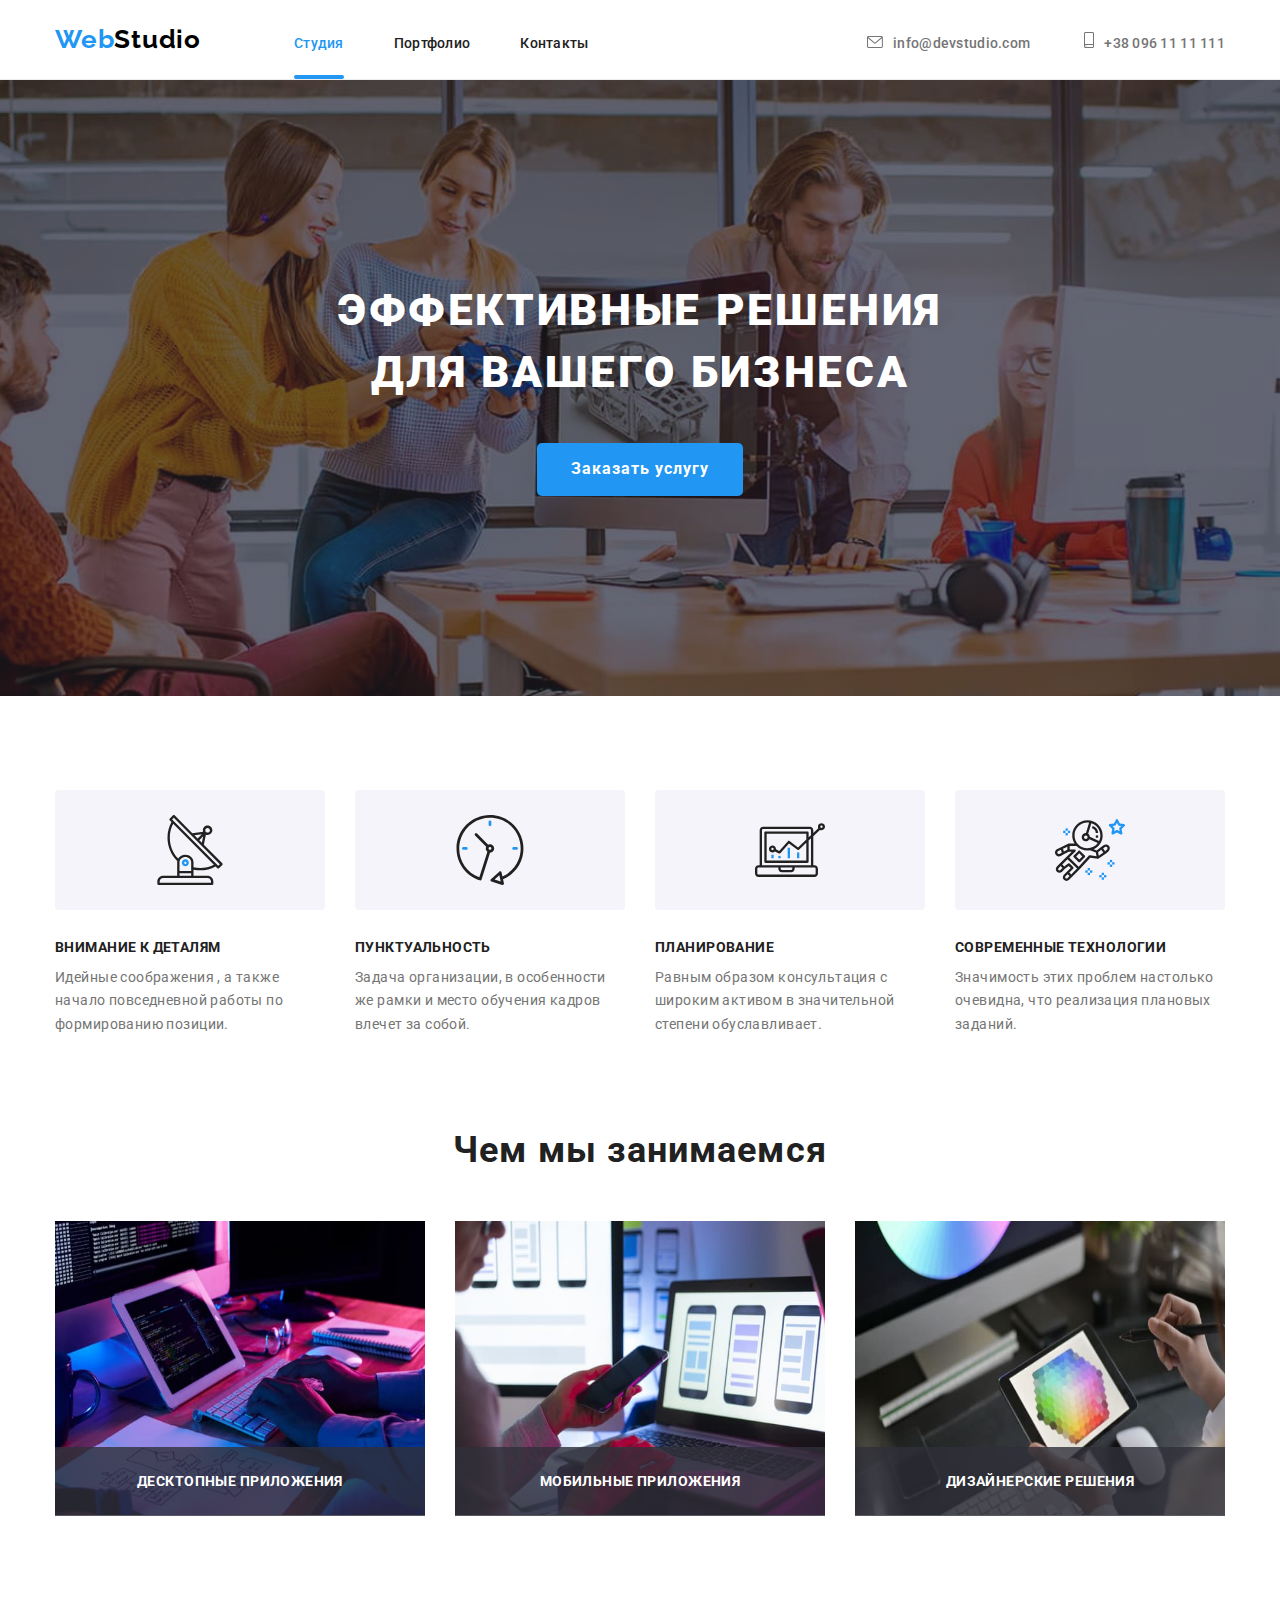
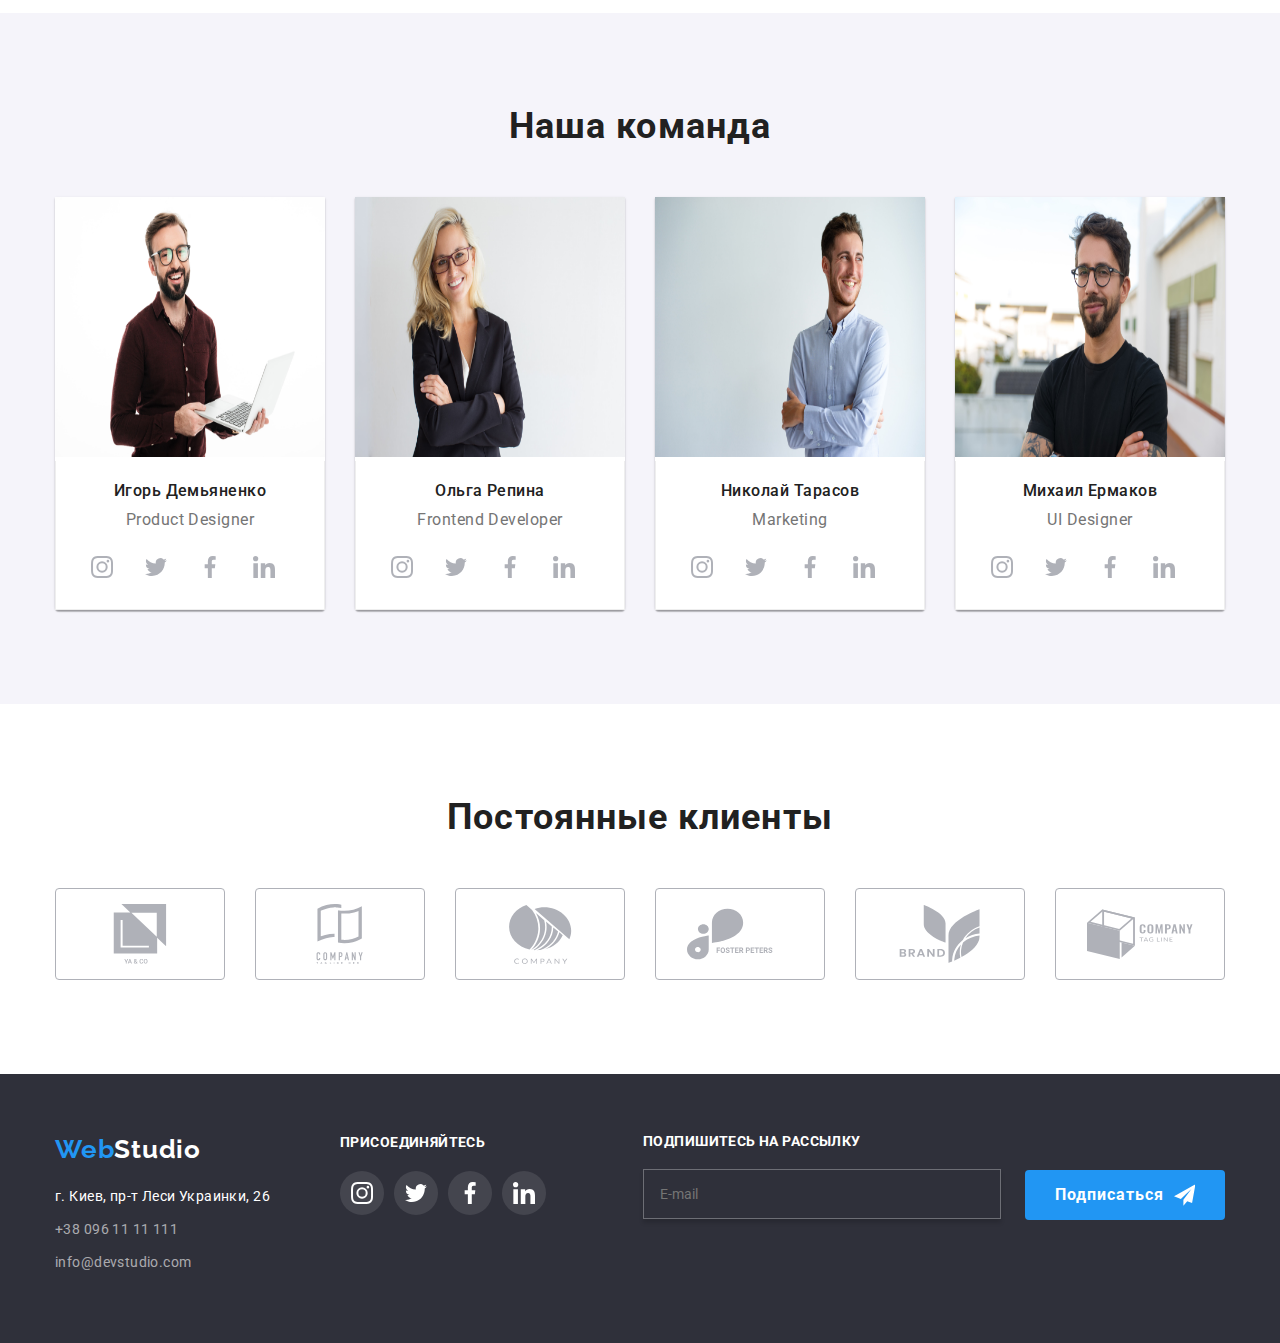
<file: index.html>
<!DOCTYPE html>
<head lang="ru">
<meta charset="UTF-8">
<meta http-equiv="X-UA-Compatible" content="IE=edge">
<meta name="viewport" content="width=device-width, initial-scale=1.0">
<title>WebStudio</title>
<link href="https://fonts.googleapis.com/css2?family=Raleway:wght@700&family=Roboto:wght@400;500;700;900&display=swap"
 rel="stylesheet">
 <link href="https://cdnjs.cloudflare.com/ajax/libs/modern-normalize/1.1.0/modern-normalize.min.css" rel="stylesheet">
<link href="css/main.min.css" rel="stylesheet">
<link href="">
</head>
<body>
    <!--1 квадрат-->
    <header>
        <div class="header-container container">
        <a href="index.html" class="logo" lang="en" ><span class="logo__accent">Web</span>Studio</a>
        <nav class="header__nav ">
            <ul class="pages-list">
                <li class="pages-list__item"><a href="index.html" onclick="return false" class="pages-list__link pages-list__link--now">Студия</a></li>
                <li class="pages-list__item"><a href="portfolio.html" class="pages-list__link">Портфолио</a></li>
                <li class="pages-list__item"><a href="/" class="pages-list__link">Контакты</a></li>
            </ul>
        </nav>
        <div class="contact">
            <a href="mailto:info@devstudio.com" class=" contact__link"><svg width="16" height="12" class="contact__svg"><use href="./images/icons.svg#envelope"></use></svg>info@devstudio.com</a>
            <a href="tel:+380961111111" class=" contact__link"><svg width="10" height="16" class="contact__svg"><use href="./images/icons.svg#smartphone"></use></svg>+38 096 11 11 111</a>
        </div>
        </div>
    </header>
    <!--2 квадрат-->
    <main>
    <section class="service">
        <div class="container">
    <h1 class="service__titele">Эффективные решения для вашего бизнеса</h1>
    <button type="button" data-modal-open class="service__button">Заказать услугу</button>
</div>
    </section >
    <!--3 квадрат 1-я часть-->
    <section class="feature section">
        <div class="container">
        <h2 class="none"> Наши качества</h2>
        <ul class="feature__list">
            <li class="feature__item">
<div class="case"><svg width="70px" height="70px" class="feature__svg">
    <use href="./images/icons.svg#Wi-Fi"></use>
</svg></div>
        <h3 class="feature__name">Внимание к деталям</h3>
        <p class="feature__text">Идейные соображения
            , а также <br>начало повседневной работы по формированию
             позиции.</p></li>
             <li class="feature__item"> 
                <div class="case"><svg width="70px" height="70px" class="feature__svg">
                    <use href="./images/icons.svg#Clock"></use>
                </svg></div>
            <h3 class="feature__name">Пунктуальность</h3>
        <p class="feature__text">Задача организации, 
            в особенности<br> же рамки и место обучения кадров<br> влечет
             за собой.
        </p></li>
        <li class="feature__item">
<div class="case"><svg width="70px" height="70px" class="feature__svg">
    <use href="./images/icons.svg#Compik"></use>
</svg></div>
            <h3 class="feature__name">Планирование</h3>
        <p class="feature__text">Равным образом консультация
            с <br> широким активом в значительной<br>  степени обуславливает.</p></li>
            <li class="feature__item">
<div class="case"><svg width="70px" height="70px" class="feature__svg">
    <use href="./images/icons.svg#Cosmo"></use>
</svg></div>
            <h3 class="feature__name">Современные технологии</h3>
        <p class="feature__text">Значимость этих проблем настолько <br> очевидна, 
            что реализация плановых<br>  заданий.</p></li>
        </ul>
    </div>
    </section>
    <section class="work">
    <div class="container">
    <h2 class="work__titele">Чем мы занимаемся</h2>
    <ul class="work__list">
    <li class="work__item"><img src="images/images-studio/eff34a388bbc6409758a002e5a58c3ca.jpg" 
        alt="programer-working-his-desk-office" width="370" height="294" class="work__image"><p class="work__text">Десктопные приложения</p></li>
    <li class="work__item"><img src="images/images-studio/fe209b7db875477ca0f844823574082d.jpg"
         alt="web-ui-designers-are-developing-application-smartphones-team-creators-is-working-interface-mobile-phones"
    width="370px" height="294px" class="work__image"><p class="work__text">Мобильные приложения</p></li>
    <li class="work__item"><img src="images/images-studio/ff490664ba91f138b9f708e01d65306a.jpg"
         alt="creative-artist-web-design-with-working-colour-selection-graphic-tablet"
    width="370px" height="294px" class="work__image"><p class="work__text">Дизайнерские решения</p></li>
    </div>
</ul>
</div>
    </section>
    <!--2-я часть-->
    <section class="team section">
        <div class="container">
    <h2 class="team__titele">Наша команда</h2>
         <ul class="team__list">
            <li class="team__item"><img src="images/images-studio/01b0562402f9066520924acac0be8dc7.jpg" alt="Фотография" width="270px" height="260px">
        <div class="team__box">
            <h3 class="team__person">Игорь Демьяненко</h3>
            <p class="team__text">Product Designer</p>
            <ul class="icon">
                <li class="icon__item"><a href="/" class="icon__link"><svg width="22px" height="22px"><use href="./images/icons.svg#Instagram"></use></svg></li></a>
                <li class="icon__item"><a href="/" class="icon__link"><svg width="22px" height="22px"><use href="./images/icons.svg#Twitter"></use></svg></li></a>
                <li class="icon__item"><a href="/" class="icon__link"><svg width="22px" height="22px"><use href="./images/icons.svg#Facebook"></use></svg></li></a>
                <li class="icon__item"><a href="/" class="icon__link"><svg width="22px" height="22px"><use href="./images/icons.svg#Linkedin"></use></svg></li></a>
            </ul></div></li>
            <li class="team__item"><img src="images/images-studio/8ed9ff0c05008e3e7ae5285b05efd211.jpg" alt="Фотография" width="270px" height="260px">
        <div class="team__box">
            <h3 class="team__person">Ольга Репина</h3>
            <p class="team__text">Frontend Developer</p>
            <ul class="icon">
                <li class="icon__item"><a href="/" class="icon__link"><svg width="22px" height="22px"><use href="./images/icons.svg#Instagram"></use></svg></li></a>
                <li class="icon__item"><a href="/" class="icon__link"><svg width="22px" height="22px"><use href="./images/icons.svg#Twitter"></use></svg></li></a>
                <li class="icon__item"><a href="/" class="icon__link"><svg width="22px" height="22px"><use href="./images/icons.svg#Facebook"></use></svg></li></a>
                <li class="icon__item"><a href="/" class="icon__link"><svg width="22px" height="22px"><use href="./images/icons.svg#Linkedin"></use></svg></li></a>
            </ul></div></li>
            <li class="team__item"> <img src="images/images-studio/c03fb848ed9dfc89543bbe97156c3661.jpg" alt="Фотография" width="270px" height="260px">
        <div class="team__box">
            <h3 class="team__person">Николай Тарасов</h3>
            <p class="team__text">Marketing</p>
            <ul class="icon">
                <li class="icon__item"><a href="/" class="icon__link"><svg width="22px" height="22px"><use href="./images/icons.svg#Instagram"></use></svg></li></a>
                <li class="icon__item"><a href="/" class="icon__link"><svg width="22px" height="22px"><use href="./images/icons.svg#Twitter"></use></svg></li></a>
                <li class="icon__item"><a href="/" class="icon__link"><svg width="22px" height="22px"><use href="./images/icons.svg#Facebook"></use></svg></li></a>
                <li class="icon__item"><a href="/" class="icon__link"><svg width="22px" height="22px"><use href="./images/icons.svg#Linkedin"></use></svg></li></a>
            </ul></div></li>
        <li class="team__item"><img src="images/images-studio/7ff905b2d5f56aa0d2b29aa48e997cd8.jpg"  alt="Фотография" width="270px" height="260px">
        <div class="team__box">
            <h3 class="team__person">Михаил Ермаков</h3>
            <p class="team__text">UI Designer</p>
            <ul class="icon">
                <li class="icon__item"><a href="/" class="icon__link"><svg width="22px" height="22px"><use href="./images/icons.svg#Instagram"></use></svg></li></a>
                <li class="icon__item"><a href="/" class="icon__link"><svg width="22px" height="22px"><use href="./images/icons.svg#Twitter"></use></svg></li></a>
                <li class="icon__item"><a href="/" class="icon__link"><svg width="22px" height="22px"><use href="./images/icons.svg#Facebook"></use></svg></li></a>
                <li class="icon__item"><a href="/" class="icon__link"><svg width="22px" height="22px"><use href="./images/icons.svg#Linkedin"></use></svg></li></a>
            </ul></div></li>
        </ul>
    </div>
</section>
<section class="clients section">
    <div class="container">
    <h2 class="clients__titele">Постоянные клиенты</h2>
    <ul class="clients__list">
        <li class="clients__item"><a href="/" class="clients__link">
            <svg width="106px" height="60px">
                <use  href="images/icons.svg#icon-Client-1"></use>
            </svg></a>
        </li>
        <li class="clients__item"><a href="/" class="clients__link">
            <svg width="106px" height="60px">
                <use href="images/icons.svg#icon-Client-2"></use>
            </svg></a>
        </li>
        <li class="clients__item"><a href="/" class="clients__link">
            <svg width="106px" height="60px">
                <use href="images/icons.svg#icon-Client-3"></use>
            </svg></a>
        </li>
        <li class="clients__item"><a href="/" class="clients__link">
            <svg width="106px" height="60px">
                <use href="images/icons.svg#icon-Client-4"></use>
            </svg></a>
        </li>
        <li class="clients__item"><a href="/" class="clients__link">
            <svg width="106px" height="60px">
                <use  href="images/icons.svg#icon-Client-5"></use>
            </svg></a>
        </li>
        <li class="clients__item"><a href="/" class="clients__link">
            <svg width="106px" height="60px">
                <use href="images/icons.svg#icon-Client-6"></use>
            </svg>
        </a>
        </li>
    </ul>
</div>
</section>
</main>
<!--4 квадрат-->
    <footer>
        <div class="footer-container container">
            <div>
        <a href="index.html" class="footer-logo" lang="en"><span class="logo__accent">Web</span>Studio</a>
        <address>
            <ul class="footer-list">
            <li class="footer-list__item"><a href="https://www.google.com/maps/place/%D0%B1%D1%83%D0%BB%D1%8C%D0%B2%D0%B0%D1%80+%D0%9B%D0%B5%D1%81%D1%96+%D0%A3%D0%BA%D1%80%D0%B0%D1%97%D0%BD%D0%BA%D0%B8,+26,+%D0%9A%D0%B8%D1%97%D0%B2,+02000/@50.4265807,30.5361971,17z/" 
            target="_blank"  rel="noopener noreferrer" class="footer-list__address">г. Киев, пр-т Леси Украинки, 26</a> </li>
            <li class="footer-list__item"><a href="tel:+380961111111"  class="footer-list__link">+38 096 11 11 111</a></li>
            <li class="footer-list__item"><a href="mailto:info@devstudio.com"  class="footer-list__link">info@devstudio.com</a></li>
    </ul>
    </address>
</div>
<div class="massengers">
    <h3 class="massengers__titele">присоединяйтесь</h3>
    <ul class="massengers__list">
        <li class="massengers__item"><a href="/" class="massengers__link"><svg width="22px" height="22px" class="massengers__svg"><use href="./images/icons.svg#Instagram"></use></svg></a></li>
        <li class="massengers__item"><a href="/" class="massengers__link"><svg width="22px" height="22px" class="massengers__svg"><use href="./images/icons.svg#Twitter"></use></svg></a></li>
        <li class="massengers__item"><a href="/" class="massengers__link"><svg width="22px" height="22px" class="massengers__svg"><use href="./images/icons.svg#Facebook"></use></svg></a></li>
        <li class="massengers__item"><a href="/" class="massengers__link"><svg width="22px" height="22px" class="massengers__svg"><use href="./images/icons.svg#Linkedin"></use></svg></a></li>
    </ul>
</div>
<form class="form-footer">
    <label class="form-footer__label">Подпишитесь на рассылку
        <input type="email" name="email" placeholder="E-mail" class="form-footer__input"></input>
</label>
<button type="submit" class="form-footer__button">Подписаться<svg width="22px" height="22px" class="form-footer__svg">
    <use href="images/icons.svg#icon-send"></use>
</svg></button>
</form>
</div>
    </footer>
    <div class="backdrop is-hidden" data-modal>
        <div class="modal">
            <p class="modal__text">Оставьте свои данные, мы вам перезвоним</p>
<form class="modal-form">
    <label  class="modal-form__line">
        <input type="text" name="name" class="modal-form__input">
        <span class="modal-form__svg"><svg width="18px" height="18px">
            <use href="./images/icons.svg#person-black"></use>
        </svg></span>
        <span class="modal-form__text">Имя</span>
    </label>
    <label  class="modal-form__line">
        <input type="tel" name="tel" class="modal-form__input">
        <span class="modal-form__svg"><svg width="18px" height="18px">
            <use href="./images/icons.svg#phone-black"></use>
        </svg></span>
        <span class="modal-form__text">Телефон</span>
    </label>
    <label class="modal-form__line">
        <input type="email" name="email"  class="modal-form__input">
        <span class="modal-form__svg"><svg width="18px" height="18px">
            <use href="./images/icons.svg#email-black"></use>
        </svg></span>
        <span class="modal-form__text">Почта</span>
    </label>
    <label class="textarea">
        <span class="textarea__text">Комментарий</span>
        <textarea name="comment" placeholder="Введите текст" class="textarea__area"></textarea>
    </label>
    <label class="checkbox">
    <input type="checkbox" name="accept" class="checkbox__input"/>
    <span class="checkbox__icon"></span>
    Соглашаюсь с рассылкой и принимаю&nbsp<span class="checkbox__accent">Условия договора</span>
    </label>            
    <button type="submit" class="modal-form__button">Отправить</button>
</form>

        <button type="button" data-modal-close>
            <svg width="11px" height="11px">
            <use href="./images/icons.svg#Vector"></use>
            </svg>
        </button>
    </div>
    </div>
    <script src="js/modal.js"></script>
</body>
</html>
</file>
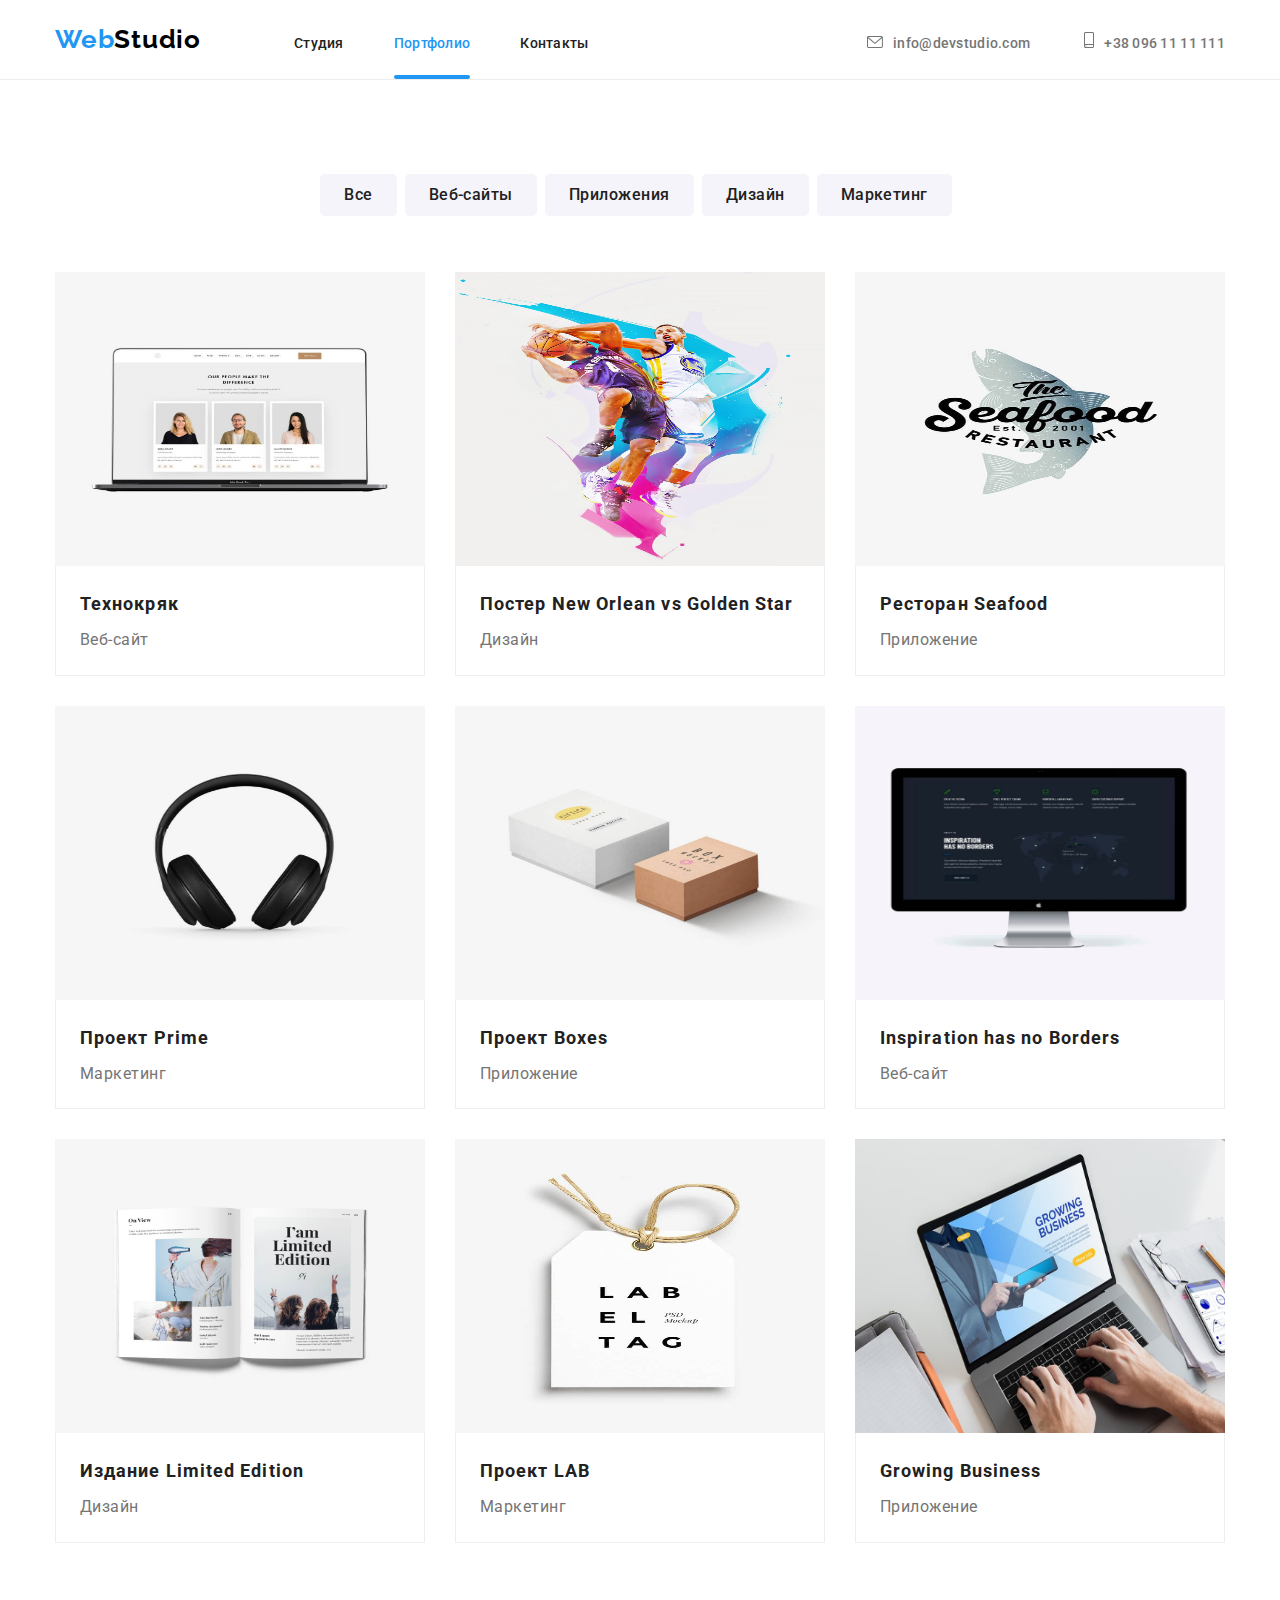
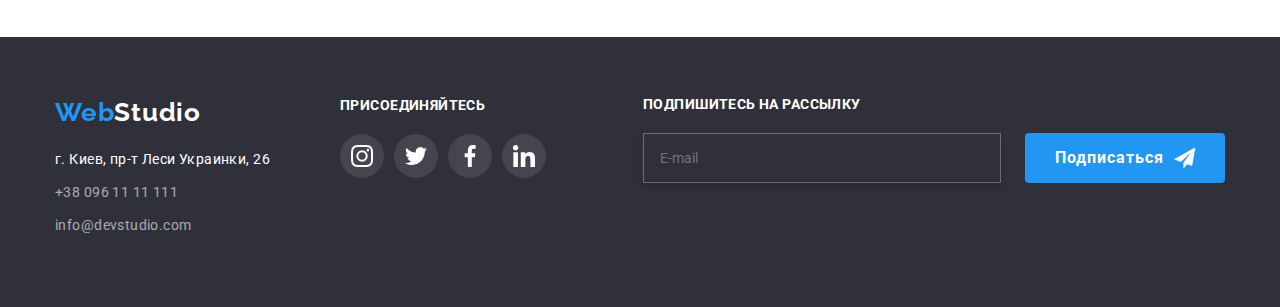
<file: portfolio.html>
<!DOCTYPE html>
<head lang="ru">
<meta charset="UTF-8">
<meta http-equiv="X-UA-Compatible" content="IE=edge">
<meta name="viewport" content="width=device-width, initial-scale=1.0">
<title>WebStudio</title>
<link href="https://fonts.googleapis.com/css2?family=Raleway:wght@700&family=Roboto:wght@400;500;700;900&display=swap"
 rel="stylesheet">
 <link href="https://cdnjs.cloudflare.com/ajax/libs/modern-normalize/1.1.0/modern-normalize.min.css" rel="stylesheet">
<link href="css/main.min.css" rel="stylesheet">
<link href="">
</head>
<body>
    <!--1 квадрат-->
    <header>
        <div class="header-container container">
        <a href="index.html" class="logo" lang="en" ><span class="logo__accent">Web</span>Studio</a>
        <nav class="header__nav ">
            <ul class="pages-list">
                <li class="pages-list__item"><a href="index.html" class="pages-list__link">Студия</a></li>
                <li class="pages-list__item"><a href="portfolio.html" onclick="return false" class="pages-list__link pages-list__link--now">Портфолио</a></li>
                <li class="pages-list__item"><a href="/" class="pages-list__link">Контакты</a></li>
            </ul>
        </nav>
        <div class="contact">
            <a href="mailto:info@devstudio.com" class=" contact__link"><svg width="16" height="12" class="contact__svg"><use href="./images/icons.svg#envelope"></use></svg>info@devstudio.com</a>
            <a href="tel:+380961111111" class=" contact__link"><svg width="10" height="16" class="contact__svg"><use href="./images/icons.svg#smartphone"></use></svg>+38 096 11 11 111</a>
        </div>
        </div>
    </header>
    <main>
        <section class="section">
            <h1 class="none">portfolio</h1>
            <div class="container">
            <!--button--->
            <ul class="catalog">
                <li ><button type="button" class="catalog__button">Все</button></li>
                <li ><button type="button" class="catalog__button">Веб-сайты</button></li>
                <li ><button type="button" class="catalog__button">Приложения</button></li>
                <li ><button type="button" class="catalog__button">Дизайн</button></li>
                <li ><button type="button" class="catalog__button">Маркетинг</button></li>
            </ul>
 <!--imeges-list-->
            <ul class="catalog-list">
            <li class="catalog-list__item"><div class="overlay">
                <img src="images/images-portfolio/ce3ece7da5d4fa1e76837a53a90fe6e4.jpg" alt="product" width="370px" height="295px">
                <p class="overlay__text">Ресурс предлагает комплексные предложения с разным уровнем функционала и сервисов. 
                    Все это позволит посетителю получить исчерпывающие сведения о компании или частном лице.</p></div>
                <div class="catalog-list__box">
                <h2 class="catalog-list__titele">Технокряк</h2>
                <p class="catalog-list__text">Веб-сайт</p>
            </li>
            <li class="catalog-list__item"><div class="overlay">
                <img src="images/images-portfolio/2af7c242b4ca1f507cebceb1a12a0d5e.jpg" alt="product" width="370px" height="295px">
                <p class="overlay__text">Ресурс предлагает комплексные предложения с разным уровнем функционала и сервисов. 
                    Все это позволит посетителю получить исчерпывающие сведения о компании или частном лице.</p></div>
                <div class="catalog-list__box"><h2 class="catalog-list__titele">Постер New Orlean vs Golden Star</h2>
                <p class="catalog-list__text">Дизайн</p></div>
            </li>
            <li class="catalog-list__item"><div class="overlay">
                <img src="images/images-portfolio/1a433c208105e34dc9868a3bff6ab127.jpg" alt="product" width="370px" height="295px">
                <p class="overlay__text">Ресурс предлагает комплексные предложения с разным уровнем функционала и сервисов. 
                    Все это позволит посетителю получить исчерпывающие сведения о компании или частном лице.</p></div>
                <div class="catalog-list__box"><h2 class="catalog-list__titele">Ресторан Seafood</h2>
                <p class="catalog-list__text">Приложение</p></div>
            </li>
            <li class="catalog-list__item"><div class="overlay">
                <img src="images/images-portfolio/ba4be2b1f0cfb199e4af12cdfc7deb53.jpg" alt="product" width="370px" height="295px">
                <p class="overlay__text">Ресурс предлагает комплексные предложения с разным уровнем функционала и сервисов. 
                    Все это позволит посетителю получить исчерпывающие сведения о компании или частном лице.</p></div>
                <div class="catalog-list__box"><h2 class="catalog-list__titele">Проект Prime</h2>
                <p class="catalog-list__text">Маркетинг</p></div>
            </li>
            <li class="catalog-list__item"><div class="overlay">
                <img src="images/images-portfolio/096c3e96fbdfa1efd6ca17564f4b60ac.jpg" alt="product" width="370px" height="295px">
                <p class="overlay__text">Ресурс предлагает комплексные предложения с разным уровнем функционала и сервисов. 
                    Все это позволит посетителю получить исчерпывающие сведения о компании или частном лице.</p></div>
                <div class="catalog-list__box"><h2 class="catalog-list__titele">Проект Boxes</h2>
                <p class="catalog-list__text">Приложение</p></div>
            </li>
            <li class="catalog-list__item"><div class="overlay">
                <img src="images/images-portfolio/35cc11f87c4be2640549c8b71a221417.jpg" alt="product" width="370px" height="295px">
                <p class="overlay__text">Ресурс предлагает комплексные предложения с разным уровнем функционала и сервисов. 
                    Все это позволит посетителю получить исчерпывающие сведения о компании или частном лице.</p></div>
                <div class="catalog-list__box"><h2 lang="en" class="catalog-list__titele">Inspiration has no Borders</h2>
                <p class="catalog-list__text">Веб-сайт</p></div>
            </li>
            <li class="catalog-list__item"><div class="overlay">
                <img src="images/images-portfolio/9883873751631631df6d5595b83d684c.jpg" alt="product" width="370px" height="295px">
                <p class="overlay__text">Ресурс предлагает комплексные предложения с разным уровнем функционала и сервисов. 
                    Все это позволит посетителю получить исчерпывающие сведения о компании или частном лице.</p></div>
                <div class="catalog-list__box"><h2 class="catalog-list__titele">Издание Limited Edition</h2>
                <p class="catalog-list__text">Дизайн</p></div>
            </li>
            <li class="catalog-list__item"><div class="overlay">
                <img src="images/images-portfolio/22b3731453c05728d01567341b63797c.jpg" alt="product" width="370px" height="295px">
                <p class="overlay__text">Ресурс предлагает комплексные предложения с разным уровнем функционала и сервисов. 
                    Все это позволит посетителю получить исчерпывающие сведения о компании или частном лице.</p></div>
                <div class="catalog-list__box"><h2 class="catalog-list__titele">Проект LAB</h2>
                <p class="catalog-list__text">Маркетинг</p></div>
            </li>
            <li class="catalog-list__item"><div class="overlay">
                <img src="images/images-portfolio/dc8bd39cf3d9ed5df9520ffb8173dc62.jpg" alt="product" width="370px" height="295px">
                <p class="overlay__text">Ресурс предлагает комплексные предложения с разным уровнем функционала и сервисов. 
                    Все это позволит посетителю получить исчерпывающие сведения о компании или частном лице.</p></div>
                <div class="catalog-list__box"><h2 lang="en" class="catalog-list__titele">Growing Business</h2>
                <p class="catalog-list__text">Приложение</p></div>
            </li>
        </ul>
    </div>
    </section>
    </main>
    <footer>
        <div class="footer-container container">
            <div>
        <a href="index.html" class="footer-logo" lang="en"><span class="logo__accent">Web</span>Studio</a>
        <address>
            <ul class="footer-list">
            <li class="footer-list__item"><a href="https://www.google.com/maps/place/%D0%B1%D1%83%D0%BB%D1%8C%D0%B2%D0%B0%D1%80+%D0%9B%D0%B5%D1%81%D1%96+%D0%A3%D0%BA%D1%80%D0%B0%D1%97%D0%BD%D0%BA%D0%B8,+26,+%D0%9A%D0%B8%D1%97%D0%B2,+02000/@50.4265807,30.5361971,17z/" 
            target="_blank"  rel="noopener noreferrer" class="footer-list__address">г. Киев, пр-т Леси Украинки, 26</a> </li>
            <li class="footer-list__item"><a href="tel:+380961111111"  class="footer-list__link">+38 096 11 11 111</a></li>
            <li class="footer-list__item"><a href="mailto:info@devstudio.com"  class="footer-list__link">info@devstudio.com</a></li>
    </ul>
    </address>
</div>
<div class="massengers">
    <h3 class="massengers__titele">присоединяйтесь</h3>
    <ul class="massengers__list">
        <li class="massengers__item"><a href="/" class="massengers__link"><svg width="22px" height="22px" class="massengers__svg"><use href="./images/icons.svg#Instagram"></use></svg></a></li>
        <li class="massengers__item"><a href="/" class="massengers__link"><svg width="22px" height="22px" class="massengers__svg"><use href="./images/icons.svg#Twitter"></use></svg></a></li>
        <li class="massengers__item"><a href="/" class="massengers__link"><svg width="22px" height="22px" class="massengers__svg"><use href="./images/icons.svg#Facebook"></use></svg></a></li>
        <li class="massengers__item"><a href="/" class="massengers__link"><svg width="22px" height="22px" class="massengers__svg"><use href="./images/icons.svg#Linkedin"></use></svg></a></li>
    </ul>
</div>
<form class="form-footer">
    <label class="form-footer__label">Подпишитесь на рассылку
        <input type="email" name="email" placeholder="E-mail" class="form-footer__input"></input>
</label>
<button type="submit" class="form-footer__button">Подписаться<svg width="22px" height="22px" class="form-footer__svg">
    <use href="images/icons.svg#icon-send"></use>
</svg></button>
</form>
</div>
    </footer>
    <script src="js/modal.js"></script>
</body>
</html>
</file>
<file: css/main.min.css>
header{border-bottom:1px solid #ececec;padding:24px 0}.header-container{display:flex;align-items:baseline}.logo{font-family:"Raleway";font-weight:700;font-size:26px;line-height:1.2;letter-spacing:.03em;color:#000;margin-right:93px}.logo__accent{color:#2196f3}.pages-list{display:flex}.pages-list__item{margin-right:50px}.pages-list__link{font-weight:500;font-size:14px;line-height:1.1;letter-spacing:.02em;color:#212121;transition:color 250ms cubic-bezier(0.4, 0, 0.2, 1)}.pages-list__link:hover,.pages-list__link:focus{color:#2196f3}.pages-list__link--now{position:relative;color:#2196f3}.pages-list__link--now::after{content:"";position:absolute;width:100%;height:4px;background-color:#2196f3;border-radius:2px;bottom:-28px;left:0}.contact{margin-left:auto}.contact__link{font-weight:500;font-size:14px;line-height:1.1px;letter-spacing:.02em;color:#757575;text-decoration:none;fill:#757575;transition:all 250ms cubic-bezier(0.4, 0, 0.2, 1);margin-left:50px}.contact__link:hover,.contact__link:focus{color:#2196f3;fill:#2196f3}.contact__svg{margin-right:10px}footer{background-color:#2f303a;padding:60px 0px}.footer-container{display:flex}.footer-logo{display:block;font-family:"Raleway";font-weight:700;font-size:26px;line-height:1.2;letter-spacing:.03em;color:#fff;text-decoration:none;margin-bottom:20px}address{margin-right:70px;font-style:normal}.footer-list__item{margin-bottom:9px}.footer-list__address{font-size:14px;line-height:1.7;letter-spacing:.03em;color:#fff;transition:color 250ms cubic-bezier(0.4, 0, 0.2, 1)}.footer-list__address:hover,.footer-list__addressfocus{color:#2196f3}.footer-list__link{font-size:14px;line-height:1.7;letter-spacing:.03em;color:rgba(255,255,255,.6);transition:color 250ms cubic-bezier(0.4, 0, 0.2, 1)}.footer-list__link:hover,.footer-list__link:focus{color:#2196f3}.massengers__titele{font-weight:700;font-size:14px;line-height:1.23;letter-spacing:.03em;text-transform:uppercase;color:#fff;margin-bottom:20px}.massengers__list{display:flex}.massengers__item{margin-right:10px}.massengers__link{background-color:rgba(255,255,255,.1);border-radius:50% 50%;width:44px;height:44px;display:flex;justify-content:center;align-items:center;transition:background-color 250ms cubic-bezier(0.4, 0, 0.2, 1)}.massengers__link:hover,.massengers__link:focus{background-color:#2196f3}.massengers__svg{fill:#fff}.form-footer{display:flex;margin-left:auto;height:86px}.form-footer__label{display:block;font-weight:700;font-size:14px;line-height:1.1;letter-spacing:.03em;text-transform:uppercase;color:#fff}.form-footer__input{margin-top:20px;display:block;width:358px;height:50px;padding-top:15px;padding-left:16px;padding-bottom:15px;border:1px solid rgba(255,255,255,.3);box-shadow:0px 4px 4px 0px rgba(0,0,0,.15);background-color:rgba(0,0,0,0);margin-right:12px;color:rgba(255,255,255,.6)}.form-footer__button{border-radius:4px;padding:10px 28px;background-color:#2196f3;width:200px;height:50px;color:#fff;border-color:rgba(0,0,0,0);font-weight:700;font-size:16px;line-height:1.8;display:flex;align-items:center;justify-content:center;text-align:center;letter-spacing:.06em;color:#fff;margin-left:12px;fill:#fff;margin-top:auto}.form-footer__svg{margin-left:10px}.overlay{width:370px;height:294px;overflow:hidden;position:relative}.overlay:hover .overlay__text{transform:translateY(0)}.overlay__text{padding:63px 24px;position:absolute;top:0;left:0;width:100%;height:100%;background-color:rgba(33,150,243,.9);transform:translateY(100%);font-size:18px;line-height:1.6;letter-spacing:.03em;color:#fff;transition:transform 250ms cubic-bezier(0.4, 0, 0.2, 1)}.catalog{display:flex;justify-content:center;margin-bottom:56px}.catalog__button{font-weight:500;font-size:16px;line-height:1.6;text-align:center;letter-spacing:.03em;color:#212121;border-radius:5px;border-color:rgba(0,0,0,0);background-color:#f5f4fa;margin-right:8px;cursor:pointer;font-family:"Roboto";padding:6px 22px;transition:all 250ms cubic-bezier(0.4, 0, 0.2, 1)}.catalog__button:hover,.catalog__buttonfocus{background-color:#2196f3;color:#fff;box-shadow:0px 4px 4px 0px rgba(0,0,0,.25)}.catalog-list{display:flex;flex-wrap:wrap;gap:30px}.catalog-list__box{padding:20px 24px;box-sizing:border-box;width:370px;border-left:1px solid #eee;border-right:1px solid #eee;border-bottom:1px solid #eee}.catalog-list__item{transition:box-shadow 250ms cubic-bezier(0.4, 0, 0.2, 1);background-color:#fff}.catalog-list__item:hover,.catalog-list__item:focus{box-shadow:0px 4px 4px 0px rgba(0,0,0,.25)}.catalog-list__text{font-size:16px;line-height:1.8;letter-spacing:.03em;color:#757575}.catalog-list__titele{font-weight:700;font-size:18px;line-height:2;letter-spacing:.06em;color:#212121;margin-bottom:4px;white-space:nowrap}.service{background-color:#2f303a;padding:200px 0px;background-image:linear-gradient(to left, rgba(47, 48, 58, 0.4), rgba(47, 48, 58, 0.4)),url("../images/images-studio/back.jpg");background-repeat:no-repeat;background-position:center;max-width:1600;background-size:cover}.service__titele{font-weight:900;font-size:44px;line-height:1.4;text-align:center;letter-spacing:.06em;text-transform:uppercase;color:#fff;width:696px;margin-right:auto;margin-left:auto}.service__button{font-family:"Roboto";border-radius:5px;border-color:rgba(0,0,0,0);background-color:#2196f3;color:#fff;font-weight:700;font-size:16px;line-height:1.8;margin-left:auto;margin-right:auto;display:flex;text-align:center;justify-content:center;letter-spacing:.06em;cursor:pointer;padding:10px 32px;margin-top:40px;transition:background-color 250ms cubic-bezier(0.4, 0, 0.2, 1)}.service__button:hover,.service__button:focus{background-color:#f5f4fa}.feature{background-color:#fff}.feature__list{display:flex;justify-content:space-between}.feature__item{width:270px}.feature__name{font-weight:700;font-size:14px;line-height:1.1;letter-spacing:.03em;text-transform:uppercase;margin-bottom:10px}.feature__text{font-size:14px;line-height:1.7;letter-spacing:.03em;color:#757575}.case{display:flex;justify-content:center;align-items:center;width:270px;height:120px;background:#f5f4fa;margin-bottom:30px;border-radius:4px;fill:#f5f4fa}.box{padding:30px 32px}.work{background-color:#fff;padding-bottom:94px}.work__titele{font-weight:700;font-size:36px;line-height:1.1;text-align:center;letter-spacing:.03em;margin-bottom:50px}.work__text{position:absolute;width:100%;padding:27px 0;bottom:3px;left:0;font-weight:700;font-size:14px;line-height:1.1;letter-spacing:.03em;text-align:center;text-transform:uppercase;color:#fff;background-color:rgba(47,48,58,.8)}.work__list{display:flex;justify-content:space-between}.work__item{position:relative;width:370px}.team{background-color:#f5f4fa}.team__titele{font-weight:700;font-size:36px;line-height:1.1;text-align:center;letter-spacing:.03em;margin-bottom:50px}.team__list{display:flex;justify-content:space-between}.team__item{background:#fff;box-shadow:0px 1px 3px rgba(0,0,0,.12),0px 1px 1px rgba(0,0,0,.14),0px 2px 1px rgba(0,0,0,.2);border-radius:0px 0px 4px 4px}.team__person{font-weight:500;font-size:16px;line-height:1.2;text-align:center;letter-spacing:.03em;margin-bottom:10px}.team__text{font-weight:400;font-size:16px;line-height:1.2;text-align:center;letter-spacing:.03em;color:#757575;margin-bottom:16px}.team__box{padding:20px 24px;box-sizing:border-box;width:270px;border-left:1px solid #eee;border-right:1px solid #eee;border-bottom:1px solid #eee}.icon{display:flex}.icon__item{margin-right:10px}.icon__item:last-child{margin-right:0}.icon__link{background-color:rgba(255,255,255,.1);fill:#afb1b8;border-radius:50% 50%;width:44px;height:44px;display:flex;justify-content:center;align-items:center;transition:all 250ms cubic-bezier(0.4, 0, 0.2, 1)}.icon__link:hover,.icon__link:focus{background-color:#2196f3;fill:#fff}.clients{background-color:#fff}.clients__list{display:flex;flex-wrap:wrap;gap:30px}.clients__link{box-sizing:border-box;display:flex;align-items:center;justify-content:center;width:170px;height:92px;fill:#afb1b8;border:1px solid #afb1b8;border-radius:4px;transition:all 250ms,250ms cubic-bezier(0.4, 0, 0.2, 1)}.clients__link:hover,.clients__link:focus{fill:#2196f3;border:1px solid #2196f3}.clients__titele{font-weight:700;font-size:36px;line-height:1.1;text-align:center;letter-spacing:.03em;margin-bottom:50px}.is-hidden{pointer-events:none;transform:scale(0);visibility:hidden;opacity:0}.modal{position:absolute;display:block;left:50%;top:50%;transform:translate(-50%, -50%);background-color:#fff;width:530px;height:581px;box-shadow:0px 1px 3px rgba(0,0,0,.12),0px 1px 1px rgba(0,0,0,.14),0px 2px 1px rgba(0,0,0,.2);border-radius:4px;padding:40px 41px 40px 39px;box-sizing:border-box}.modal__text{font-weight:700;font-size:20px;line-height:1.1;text-align:center;letter-spacing:.03em;white-space:nowrap;margin-bottom:30px;box-sizing:border-box}.modal button[data-modal-close]{width:30px;height:30px;fill:#000;background-color:#fff;border:1px solid rgba(0,0,0,.1);border-radius:50% 50%;position:fixed;top:8px;right:8px;transition:fill 250ms cubic-bezier(0.4, 0, 0.2, 1)}.modal button[data-modal-close]:hover,.modal button[data-modal-close]:focus{fill:#2196f3}.backdrop{position:fixed;width:100%;height:100%;background-color:rgba(0,0,0,.2);top:0;left:0;transition:transform 250ms cubic-bezier(0.4, 0, 0.2, 1)}.modal-form{display:block;flex-direction:column}.modal-form__button{box-sizing:border-box;margin-left:auto;margin-right:auto;background-color:#2196f3;font-weight:700;font-size:16px;line-height:30px;display:flex;align-items:center;text-align:center;letter-spacing:.06em;color:#fff;border-width:0;border-radius:4px;padding:10px 55px;margin-top:30px}.modal-form__line{position:relative;display:block;margin-bottom:28px}.modal-form__line:nth-child(3){margin-bottom:10px}.modal-form__input{width:100%;padding:11px 0 11px 42px;border:1px solid rgba(33,33,33,.2);border-radius:4px;box-sizing:border-box;height:40px;transition:border-color 250ms cubic-bezier(0.4, 0, 0.2, 1);display:block}.modal-form__input:focus+span,.modal-form__input:focus{fill:#2196f3;border-color:#2196f3;outline:none}.modal-form__input~span{position:absolute;top:11px;left:12px;bottom:11px;fill:#212121;transition:fill 250ms cubic-bezier(0.4, 0, 0.2, 1)}.modal-form__text{transform:translate(-12px, -28px);font-size:12px;line-height:14px;letter-spacing:.01em;color:#757575}.textarea{margin-bottom:20px;box-sizing:border-box;display:block}.textarea__area{margin-top:4px;width:448px;height:120px;border:1px solid rgba(33,33,33,.2);border-radius:4px;resize:none;padding:12px 16px;box-sizing:border-box;transition:border-color 250ms cubic-bezier(0.4, 0, 0.2, 1);display:block}.textarea__area:focus{outline:none;border-color:#2196f3}.textarea__text{font-size:12px;line-height:1.1;letter-spacing:.01em;color:#757575}.checkbox{font-size:14px;line-height:1.7;letter-spacing:.03em;color:#757575;display:flex;align-items:center;justify-content:center}.checkbox__input{position:absolute;width:1px;height:1px;margin:-1px;padding:0;border:0;overflow:hidden;clip:rect(0 0 0 0)}.checkbox__input:checked+.checkbox__icon{border-color:#2196f3;background-image:url("../images/images-studio/icon-check.svg");background-color:#2196f3;background-size:contain;background-origin:content-box;background-position:center}.checkbox__icon{display:inline-block;width:16px;height:15px;border:2px solid #000;box-shadow:0px 4px 4px rgba(0,0,0,.25);border-radius:4px;margin-right:8px;transition:border-color,background-color 250ms cubic-bezier(0.4, 0, 0.2, 1)}.checkbox__accent{font-size:14px;line-height:1.7;letter-spacing:.03em;color:#2196f3;-webkit-text-decoration-line:underline;text-decoration-line:underline}body{color:#212121;background-color:#fff;font-family:"Roboto",sans-serif}*{margin:0;padding:0;list-style-type:none;-webkit-padding-start:0;padding-inline-start:0;text-decoration:none}.container{width:1200px;margin-left:auto;margin-right:auto;padding-right:15px;padding-left:15px}.none{display:none}.section{padding:94px 0px}/*# sourceMappingURL=main.min.css.map */
</file>
